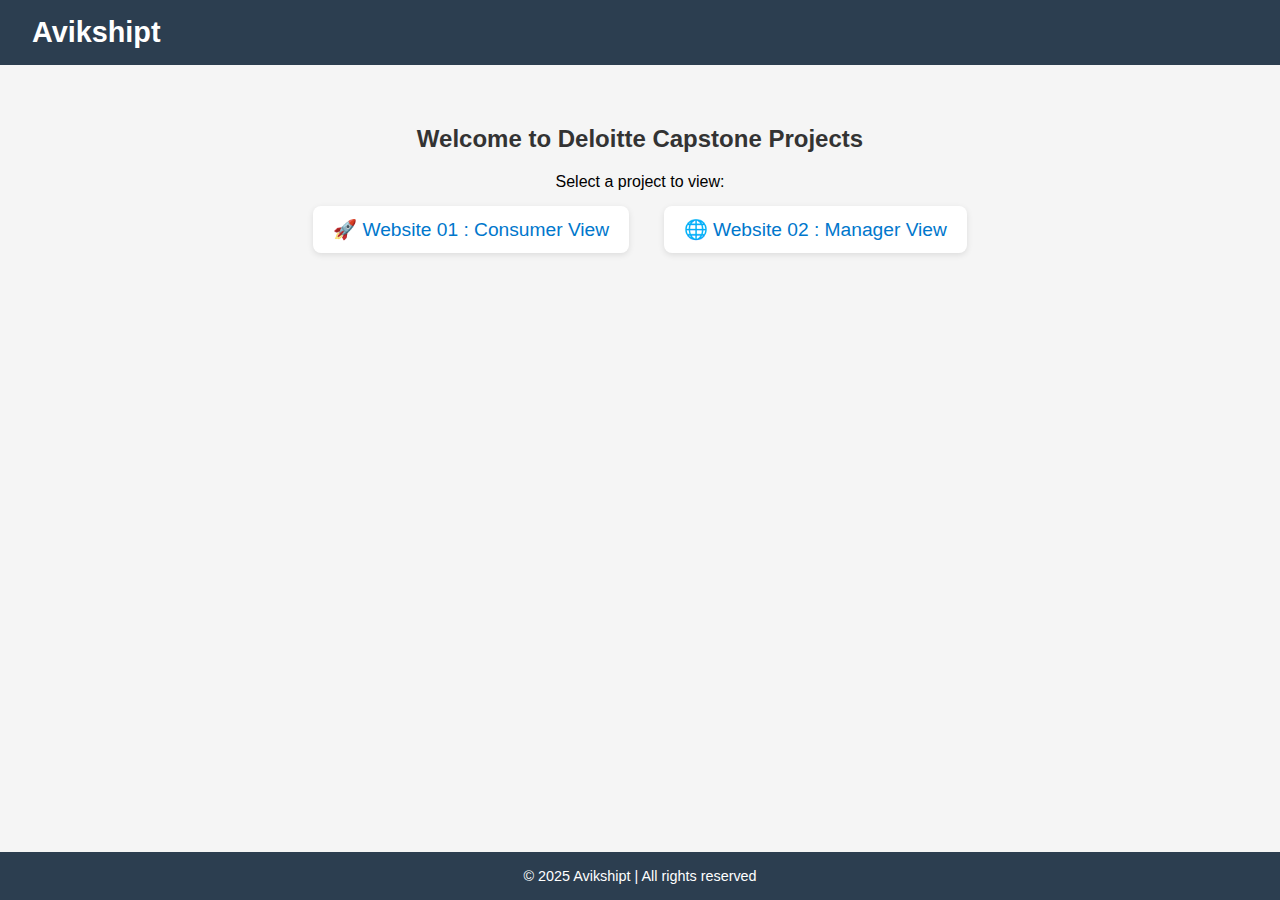
<file: index.html>
<!DOCTYPE html>
<html lang="en">
<head>
  <meta charset="UTF-8" />
  <meta name="viewport" content="width=device-width, initial-scale=1.0"/>
  <title>Capstone Projects</title>
  <style>
    /* Reset & Base */
    * {
      margin: 0;
      padding: 0;
      box-sizing: border-box;
    }
    body {
      font-family: Arial, sans-serif;
      background-color: #f5f5f5;
      display: flex;
      flex-direction: column;
      min-height: 100vh;
    }

    /* Navbar */
    .navbar {
      background-color: #2c3e50;
      padding: 1rem 2rem;
      color: white;
    }
    .navbar h1 {
      font-size: 1.8rem;
    }

    /* Main Content */
    main {
      flex: 1;
      text-align: center;
      padding: 60px 20px;
    }
    main h2 {
      color: #333;
      margin-bottom: 20px;
    }
    a {
      display: inline-block;
      margin: 15px;
      font-size: 1.2rem;
      text-decoration: none;
      color: #0077cc;
      background-color: #ffffff;
      padding: 12px 20px;
      border-radius: 8px;
      box-shadow: 0 2px 6px rgba(0,0,0,0.1);
      transition: background-color 0.2s ease;
    }
    a:hover {
      background-color: #e3f2fd;
    }

    /* Footer */
    footer {
      background-color: #2c3e50;
      color: white;
      text-align: center;
      padding: 1rem;
      font-size: 0.9rem;
    }
  </style>
</head>
<body>

  <!-- Navbar -->
  <div class="navbar">
    <h1>Avikshipt</h1>
  </div>

  <!-- Main Content -->
  <main>
    <h2>Welcome to Deloitte Capstone Projects</h2>
    <p>Select a project to view:</p>
    <a href="webiste01/index.html">🚀 Website 01 : Consumer View</a>
    <a href="website02/index.html">🌐 Website 02 : Manager View</a>
  </main>

  <!-- Footer -->
  <footer>
    © 2025 Avikshipt | All rights reserved
  </footer>

</body>
</html>
</file>
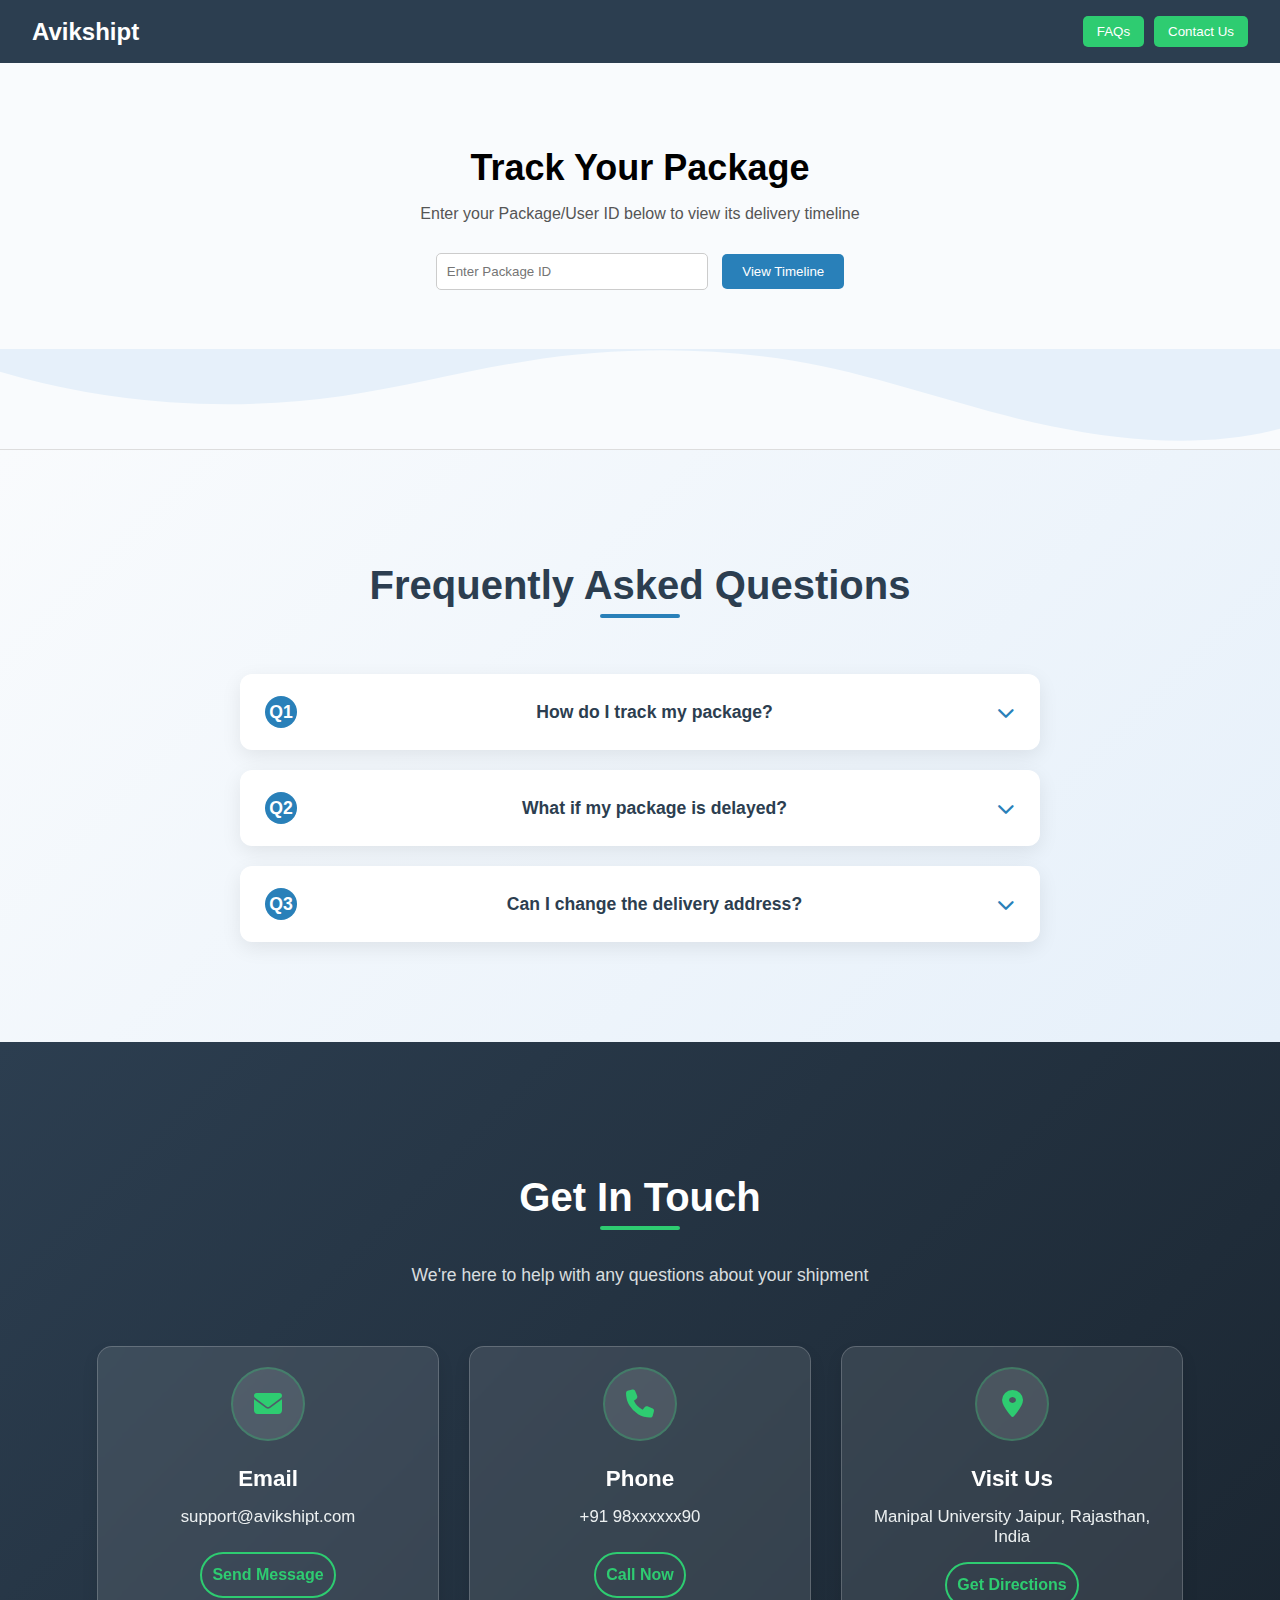
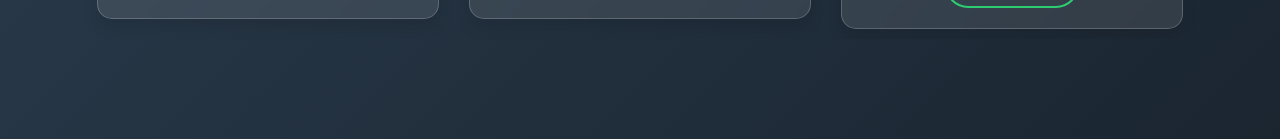
<file: webiste 01/index.html>
<!DOCTYPE html>
<html lang="en">
<head>
  <meta charset="UTF-8" />
  <title>Avikshipt - Track Package</title>
  <link rel="stylesheet" href="index.css" />
  <link rel="stylesheet" href="https://cdnjs.cloudflare.com/ajax/libs/font-awesome/6.4.0/css/all.min.css">
  <style>
    html {
      scroll-behavior: smooth;
    }
  </style>
</head>
<body>
  <div class="navbar">
    <div class="nav-title">Avikshipt</div>
    <div class="nav-links">
      <button onclick="document.getElementById('faqSection').scrollIntoView({behavior: 'smooth'})">FAQs</button>
      <button onclick="document.getElementById('contactSection').scrollIntoView({behavior: 'smooth'})">Contact Us</button>
    </div>
  </div>

  <div class="hero">
    <h1>Track Your Package</h1>
    <p>Enter your Package/User ID below to view its delivery timeline</p>
    <input type="text" placeholder="Enter Package ID" id="packageId" />
    <button onclick="viewTimeline()">View Timeline</button>
  </div>

  <div class="wave-divider">
  <svg viewBox="0 0 1200 120" preserveAspectRatio="none">
    <path d="M321.39,56.44c58-10.79,114.16-30.13,172-41.86,82.39-16.72,168.19-17.73,250.45-.39C823.78,31,906.67,72,985.66,92.83c70.05,18.48,146.53,26.09,214.34,3V0H0V27.35A600.21,600.21,0,0,0,321.39,56.44Z" class="shape-fill"></path>
  </svg>
</div>

  
  <section id="faqSection" class="faq-section">
    <h2>Frequently Asked Questions</h2>
    <div class="faq-container">
      <details>
        <summary>
          <span class="faq-number">Q1</span>
          How do I track my package?
          <i class="fas fa-chevron-down"></i>
        </summary>
        <p>Enter your Package ID above and click "View Timeline" to see the current status of your delivery.</p>
      </details>
      
      <details>
        <summary>
          <span class="faq-number">Q2</span>
          What if my package is delayed?
          <i class="fas fa-chevron-down"></i>
        </summary>
        <p>If you experience delays, please contact our support team with your Package ID.</p>
      </details>
      
      <details>
        <summary>
          <span class="faq-number">Q3</span>
          Can I change the delivery address?
          <i class="fas fa-chevron-down"></i>
        </summary>
        <p>Address changes must be requested before the package is shipped. Contact support for assistance.</p>
      </details>
    </div>
  </section>

  <section id="contactSection" class="contact-section">
    <div class="contact-header">
      <h2>Get In Touch</h2>
      <p>We're here to help with any questions about your shipment</p>
    </div>
    
    <div class="contact-cards">
      <div class="contact-card">
        <div class="contact-icon">
          <i class="fas fa-envelope"></i>
        </div>
        <h3>Email</h3>
        <p>support@avikshipt.com</p>
        <a href="mailto:support@avikshipt.com">Send Message</a>
      </div>
      
      <div class="contact-card">
        <div class="contact-icon">
          <i class="fas fa-phone"></i>
        </div>
        <h3>Phone</h3>
        <p>+91 98xxxxxx90</p>
        <a href="tel:+919876543210">Call Now</a>
      </div>
      
      <div class="contact-card">
        <div class="contact-icon">
          <i class="fas fa-map-marker-alt"></i>
        </div>
        <h3>Visit Us</h3>
        <p>Manipal University Jaipur, Rajasthan, India</p>
        <a href="https://maps.google.com" target="_blank">Get Directions</a>
      </div>
    </div>
  </section>

  <script>
    function viewTimeline() {
      const id = document.getElementById("packageId").value.trim();
      if (id) {
        window.location.href = `timeline.html?pkg=${encodeURIComponent(id)}`;
      }
    }

    
    document.querySelectorAll('details').forEach((detail) => {
      detail.addEventListener('toggle', () => {
        if (detail.open) {
          detail.querySelector('i').classList.replace('fa-chevron-down', 'fa-chevron-up');
        } else {
          detail.querySelector('i').classList.replace('fa-chevron-up', 'fa-chevron-down');
        }
      });
    });
  </script>
</body>
</html>
</file>
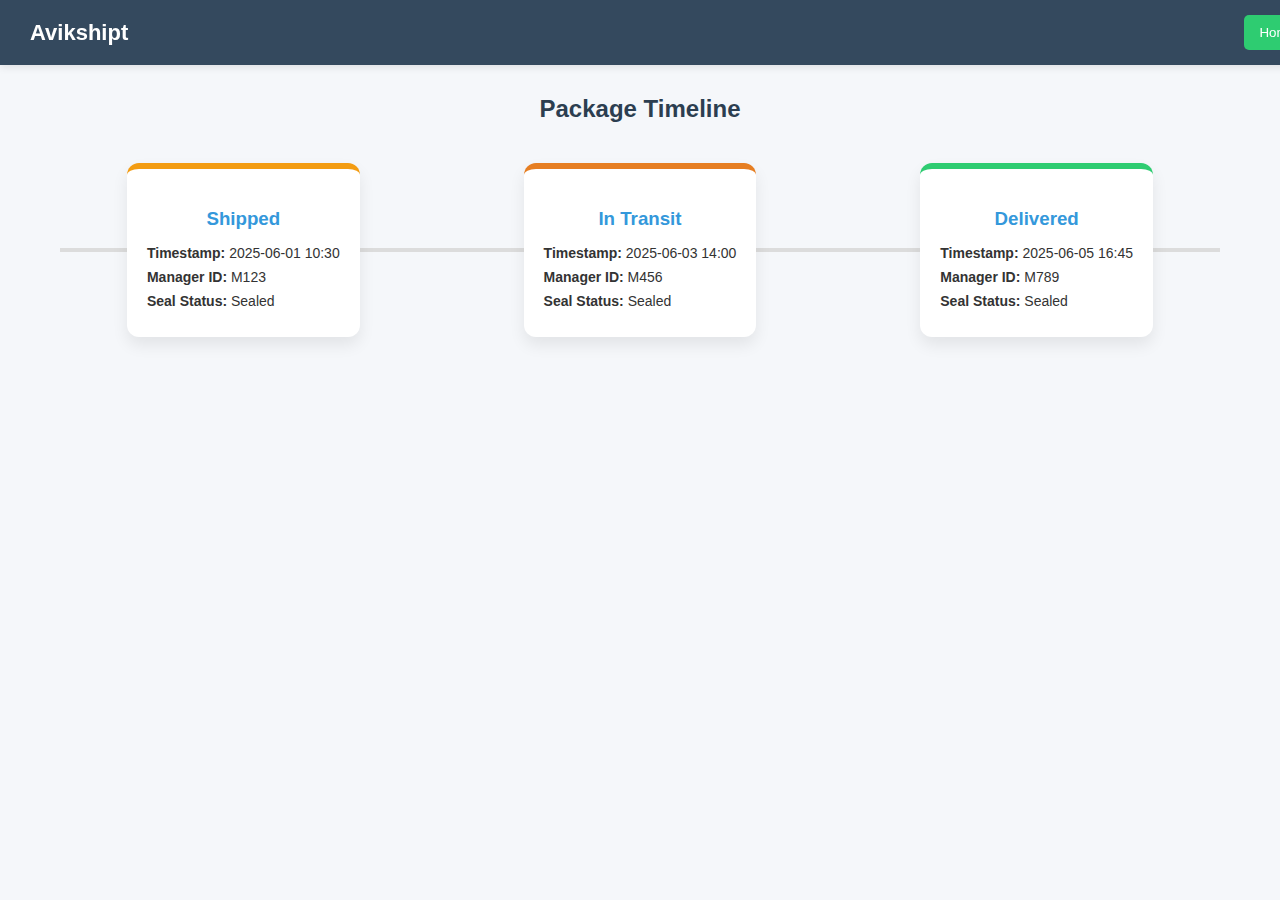
<file: webiste 01/timeline.html>
<!DOCTYPE html>
<html lang="en">
<head>
  <meta charset="UTF-8" />
  <title>Package Timeline</title>
  <link rel="stylesheet" href="timeline.css" />
</head>
<body>
  <div class="navbar">
    <div class="nav-title">Avikshipt</div>
    <div class="nav-links">
      <button onclick="window.location.href='index.html'">Home</button>
    </div>
  </div>

  <div class="timeline-wrapper">
    <h2>Package Timeline</h2>
    <div class="timeline-container" id="timelineContainer">
    </div>
  </div>

  <script>
    // Sample data 
    const timelineData = [
      {
        title: "Shipped",
        timestamp: "2025-06-01 10:30",
        manager: "M123",
        status: "Sealed"
      },
      {
        title: "In Transit",
        timestamp: "2025-06-03 14:00",
        manager: "M456",
        status: "Sealed"
      },
      {
        title: "Delivered",
        timestamp: "2025-06-05 16:45",
        manager: "M789",
        status: "Sealed"
      }
    ];

    function renderTimeline() {
      const container = document.getElementById('timelineContainer');
      container.innerHTML = '';
      
      timelineData.forEach((stage, index) => {
        const stageEl = document.createElement('div');
        stageEl.className = 'timeline-stage';
        stageEl.innerHTML = `
          <h3>${stage.title}</h3>
          <div class="meta"><strong>Timestamp:</strong> ${stage.timestamp}</div>
          <div class="meta"><strong>Manager ID:</strong> ${stage.manager}</div>
          <div class="meta"><strong>Seal Status:</strong> ${stage.status}</div>
        `;
        container.appendChild(stageEl);
      });
    }

    // Render timeline on load
    window.onload = renderTimeline;
  </script>
</body>
</html>
</file>
<file: webiste 01/index.css>
body {
  font-family: 'Segoe UI', sans-serif;
  margin: 0;
  padding: 0;
  background: #f4f6f9;
}

/* Nav */
.navbar {
  background-color: #2c3e50;
  padding: 1rem 2rem;
  display: flex;
  justify-content: space-between;
  align-items: center;
  position: sticky;
  top: 0;
  z-index: 1000;
  color: white;
}

.nav-title {
  font-size: 24px;
  font-weight: bold;
}

.nav-links {
  display: flex;
  gap: 10px;
}

.nav-links button {
  background: #2ecc71;
  color: white;
  border: none;
  padding: 8px 14px;
  border-radius: 5px;
  cursor: pointer;
  transition: 0.3s;
}

.nav-links button:hover {
  background: #27ae60;
}

/* Hero */
.hero {
  text-align: center;
  padding: 60px 20px;
  background: #f9fbfd;
}

.hero h1 {
  font-size: 36px;
  margin-bottom: 10px;
}

.hero p {
  margin-bottom: 30px;
  color: #555;
}

.hero input[type="text"] {
  padding: 10px;
  width: 250px;
  border-radius: 5px;
  border: 1px solid #ccc;
  margin-right: 10px;
}

.hero button {
  padding: 10px 20px;
  background: #2980b9;
  color: white;
  border: none;
  border-radius: 5px;
  cursor: pointer;
}

.hero button:hover {
  background: #1f6390;
}

/* FAQ Section */
.faq-section {
  padding: 80px 40px;
  background: #f9fbfd;
  text-align: center;
  border-top: 1px solid #ccc;
}

.faq-section h2 {
  font-size: 28px;
  margin-bottom: 30px;
  color: #2c3e50;
}

.faq-container {
  max-width: 800px;
  margin: 0 auto;
  text-align: left;
}

.faq-container details {
  background: white;
  margin-bottom: 15px;
  padding: 15px 20px;
  border-radius: 8px;
  box-shadow: 0 4px 12px rgba(0,0,0,0.08);
  cursor: pointer;
  transition: all 0.3s ease;
}

.faq-container details:hover {
  background: #eef6ff;
}

.faq-container summary {
  font-weight: 600;
  font-size: 17px;
  color: #1e3a8a;
  list-style: none;
}

.faq-container p {
  margin-top: 10px;
  color: #333;
  font-size: 15px;
  line-height: 1.5;
}

/* Contact Section */
.contact-section {
  padding: 60px 20px;
  background: #eaf3f9;
  text-align: center;
}

.contact-section h2 {
  font-size: 26px;
  margin-bottom: 20px;
}

.contact-section p {
  margin: 8px 0;
  font-size: 16px;
  color: #444;
}
/* Add to existing CSS */
/* FAQ Section Enhancements */
.faq-section {
  padding: 80px 40px;
  background: linear-gradient(135deg, #f9fbfd 0%, #e6f0fa 100%);
  text-align: center;
  border-top: 1px solid #ddd;


}

.faq-section h2 {
  font-size: 2.5rem;
  margin-bottom: 1rem;
  color: #2c3e50;
  position: relative;
  display: inline-block;
}

.faq-section h2::after {
  content: '';
  position: absolute;
  bottom: -10px;
  left: 50%;
  transform: translateX(-50%);
  width: 80px;
  height: 4px;
  background: #2980b9;
  border-radius: 2px;
}

.faq-container {
  max-width: 800px;
  margin: 50px auto 0;
  text-align: left;
}

.faq-container details {
  background: white;
  margin-bottom: 20px;
  padding: 0;
  border-radius: 12px;
  box-shadow: 0 6px 20px rgba(0,0,0,0.08);
  overflow: hidden;
  transition: all 0.3s ease;
}

.faq-container details:hover {
  transform: translateY(-3px);
  box-shadow: 0 8px 25px rgba(0,0,0,0.12);
}

.faq-container summary {
  font-weight: 600;
  font-size: 1.1rem;
  color: #2c3e50;
  padding: 22px 25px;
  list-style: none;
  display: flex;
  justify-content: space-between;
  align-items: center;
  cursor: pointer;
  position: relative;
}

.faq-container summary::-webkit-details-marker {
  display: none;
}

.faq-container summary .faq-number {
  background: #2980b9;
  color: white;
  width: 32px;
  height: 32px;
  border-radius: 50%;
  display: inline-flex;
  align-items: center;
  justify-content: center;
  margin-right: 15px;
  font-weight: bold;
}

.faq-container summary i {
  color: #2980b9;
  transition: transform 0.3s ease;
}

.faq-container p {
  margin: 0;
  padding: 0 25px 25px 70px;
  color: #444;
  font-size: 1rem;
  line-height: 1.7;
  border-top: 1px solid #eee;
  padding-top: 20px;
}

/* Contact Section Enhancements */
.contact-section {
  padding: 100px 20px;
  background: linear-gradient(135deg, #2c3e50 0%, #1a2530 100%);
  text-align: center;
  color: white;
}

.contact-header h2 {
  font-size: 2.5rem;
  margin-bottom: 15px;
  position: relative;
  display: inline-block;
}

.contact-header h2::after {
  content: '';
  position: absolute;
  bottom: -10px;
  left: 50%;
  transform: translateX(-50%);
  width: 80px;
  height: 4px;
  background: #2ecc71;
  border-radius: 2px;
}

.contact-header p {
  font-size: 1.1rem;
  max-width: 600px;
  margin: 30px auto 50px;
  color: #ecf0f1;
  opacity: 0.9;
}

.contact-cards {
  display: flex;
  justify-content: center;
  align-items: flex-start;
  flex-wrap: nowrap; /* Prevent wrapping */
  gap: 30px;
  margin-top: 30px;
  overflow-x: auto; /* Optional: allows scrolling on smaller screens */
  padding: 10px;
}

.contact-card {
  background: rgba(255, 255, 255, 0.1);
  backdrop-filter: blur(10px);
  border-radius: 15px;
  padding: 20px;
  width: 300px;
  text-align: center;
  border: 1px solid rgba(255, 255, 255, 0.2);
  box-shadow: 0 8px 16px rgba(0, 0, 0, 0.1);
  flex: 0 0 auto; /* Prevent flex-grow/shrink */
  transition: transform 0.3s ease;
}

.contact-card:hover {
  transform: scale(1.03);
  /*transform: translateY(-10px);
  background: rgba(255, 255, 255, 0.15);
  box-shadow: 0 15px 35px rgba(0,0,0,0.2);*/
}
@media (max-width: 950px) {
  .contact-cards {
    flex-wrap: wrap;
    justify-content: center;
  }
}


.contact-icon {
  width: 70px;
  height: 70px;
  background: rgba(255, 255, 255, 0.1);
  border-radius: 50%;
  display: flex;
  align-items: center;
  justify-content: center;
  margin: 0 auto 25px;
  font-size: 28px;
  color: #2ecc71;
  border: 2px solid rgba(46, 204, 113, 0.3);
}

.contact-card h3 {
  font-size: 1.4rem;
  margin-bottom: 15px;
  color: white;
}

.contact-card p {
  color: #ecf0f1;
  margin-bottom: 15px;
  font-size: 1.05rem;
  min-height: 30px;
}

.contact-card a {
  display: inline-block;
  padding: 12px 10px;
  background: transparent;
  color: #2ecc71;
  border: 2px solid #2ecc71;
  border-radius: 40px;
  text-decoration: none;
  font-weight: 600;
  transition: all 0.3s ease;
}

.contact-card a:hover {
  background: #2ecc71;
  color: white;
}

.wave-divider {
  position: relative;
  height: 100px;
  background: #f9fbfd;
  margin-top: -1px; /* Overlap with hero section */
}

.wave-divider svg {
  position: relative;
  display: block;
  width: calc(100%);
  height: 100px;
}

.shape-fill {
  fill: #e6f0fa; /* Matches FAQ gradient start */
}
</file>
<file: webiste 01/timeline.css>
/* Updated Timeline Styles */
.timeline-wrapper {
  max-width: 1200px;
  margin: 30px auto;
  padding: 0 20px;
  text-align: center;
  box-sizing: border-box;
}

.timeline-container {
  display: grid;
  grid-template-columns: repeat(auto-fit, minmax(280px, 1fr));
  gap: 30px;
  position: relative;
  padding: 0 0 60px 0;
  width: 100%;
}

.timeline-container::before {
  content: '';
  position: absolute;
  top: 85px;
  left: 0;
  width: 100%;
  height: 4px;
  background: #dcdcdc;
  z-index: 0;
}

.timeline-stage {
  background: white;
  padding: 20px;
  border-radius: 12px;
  box-shadow: 0 8px 16px rgba(0, 0, 0, 0.08);
  position: relative;
  z-index: 1;
  border-top: 6px solid #f39c12;
  transition: transform 0.3s ease;
  margin: 0 auto;
  max-width: 320px;
}

.timeline-stage:hover {
  transform: translateY(-5px);
}

/* Color coding */
.timeline-stage:nth-child(1) { border-color: #f39c12; }
.timeline-stage:nth-child(2) { border-color: #e67e22; }
.timeline-stage:nth-child(3) { border-color: #2ecc71; }

/* Existing styles remain the same */
body {
  font-family: 'Segoe UI', sans-serif;
  margin: 0;
  padding: 0;
  background-color: #f5f7fa;
}

.navbar {
  width: 100%;
  background: #34495e;
  color: white;
  display: flex;
  justify-content: space-between;
  align-items: center;
  padding: 15px 30px;
  position: sticky;
  top: 0;
  z-index: 10;
  box-shadow: 0 2px 8px rgba(0,0,0,0.1);
}

.nav-title {
  font-size: 22px;
  font-weight: bold;
}

.nav-links {
  display: flex;
  gap: 10px;
}

.nav-links button {
  background: #2ecc71;
  color: white;
  border: none;
  padding: 10px 15px;
  border-radius: 5px;
  cursor: pointer;
  transition: background 0.3s ease;
}

.nav-links button:hover {
  background: #27ae60;
}

h2 {
  color: #2c3e50;
  margin-bottom: 40px;
}

.timeline-stage h3 {
  color: #3498db;
  margin-bottom: 15px;
}

.meta {
  text-align: left;
  font-size: 14px;
  margin: 8px 0;
  color: #333;
}
</file>
